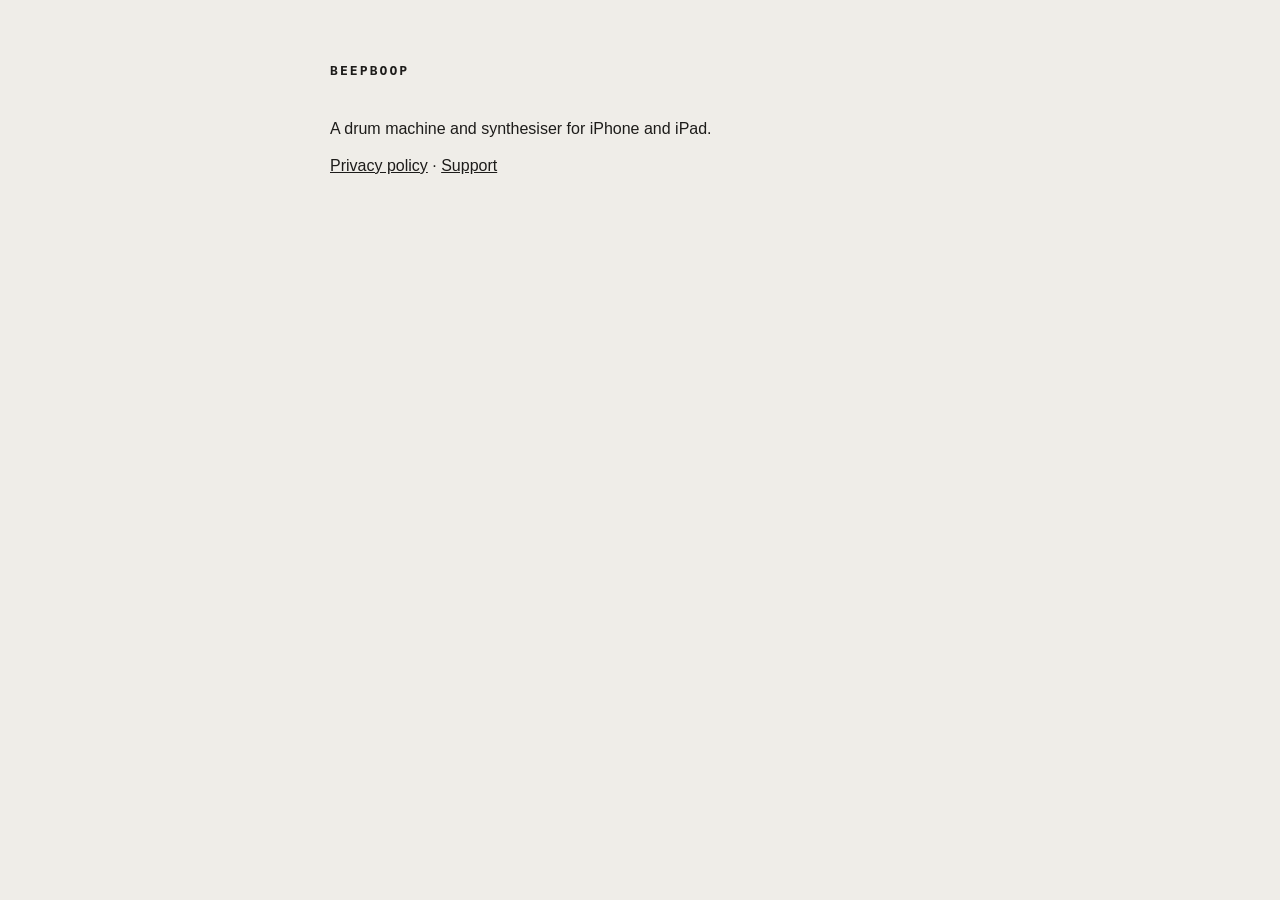
<file: index.html>
<!doctype html><html lang="en"><head><meta charset="utf-8"><meta name="viewport" content="width=device-width,initial-scale=1"><title>BeepBoop</title><link rel="stylesheet" href="style.css"></head><body><main>
<h1>BeepBoop</h1>
<p>A drum machine and synthesiser for iPhone and iPad.</p>
<p><a href="privacy.html">Privacy policy</a> · <a href="support.html">Support</a></p>
</main></body></html>
</file>
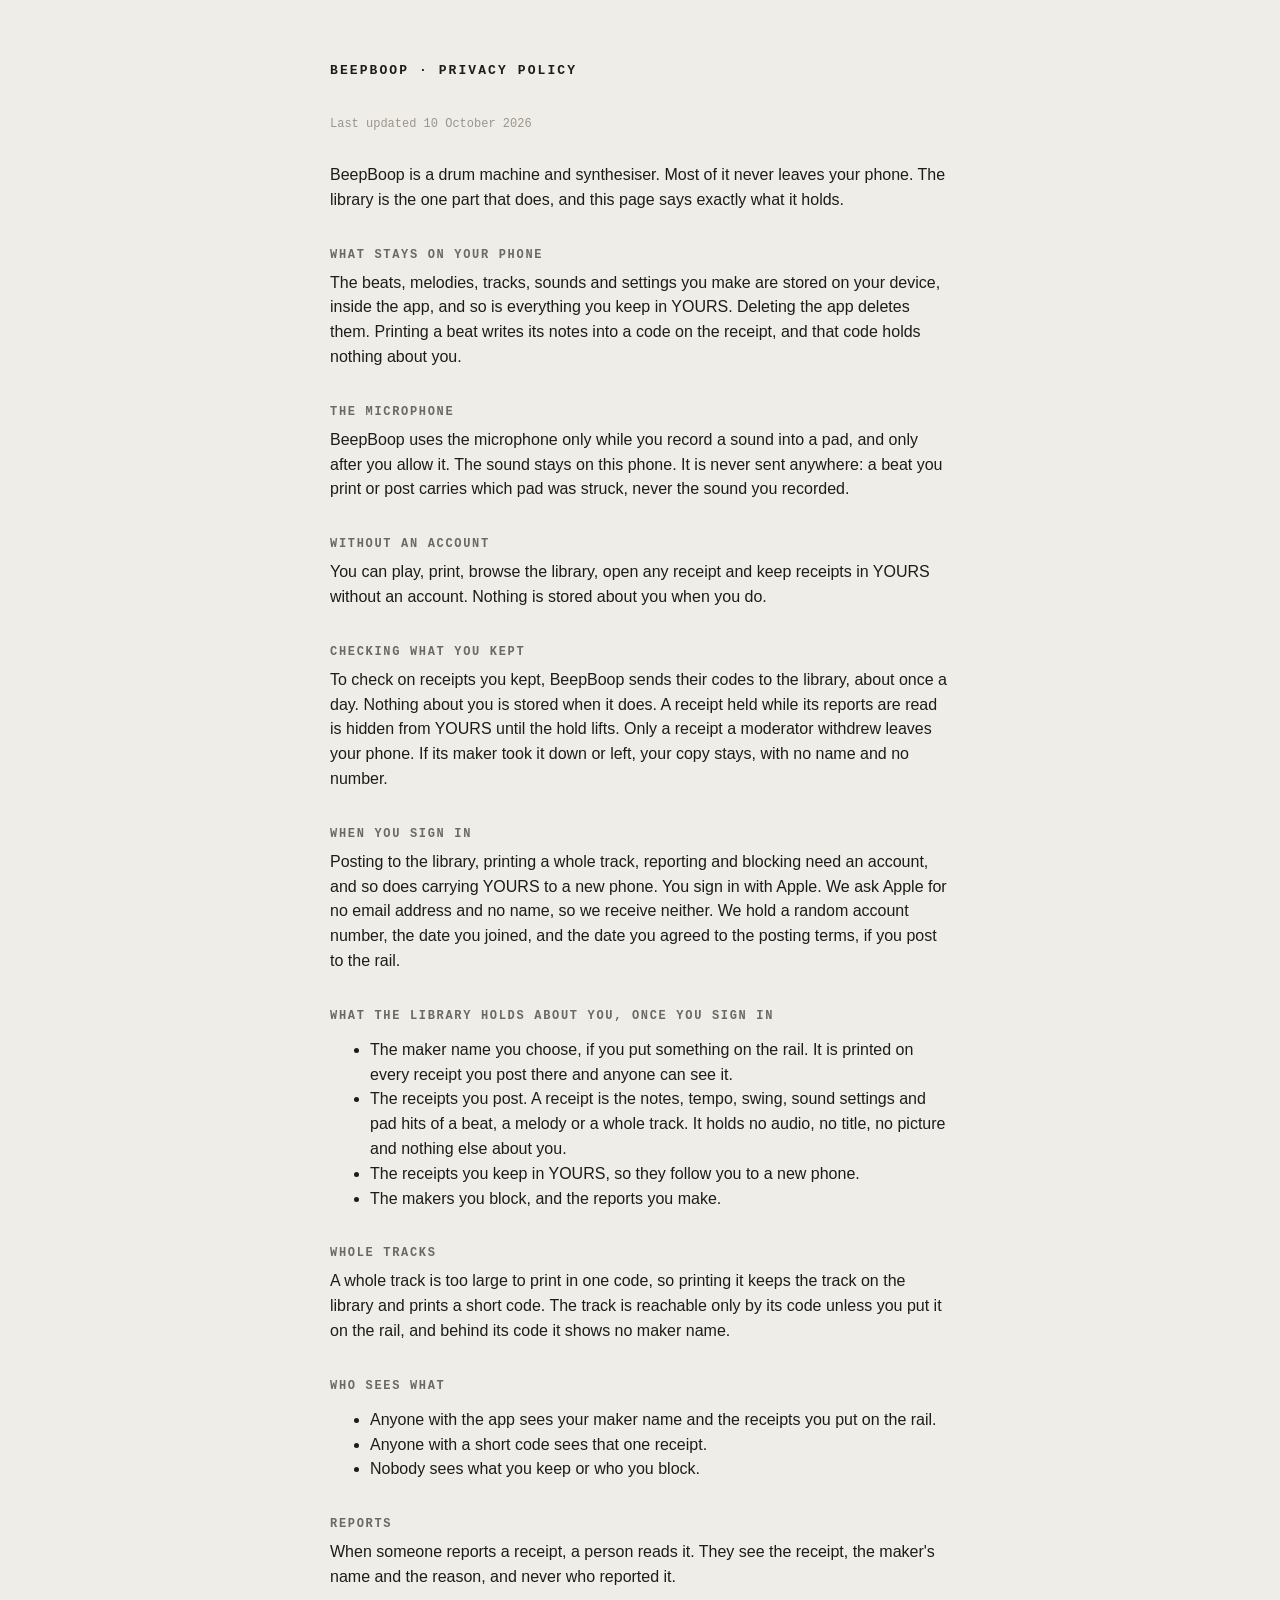
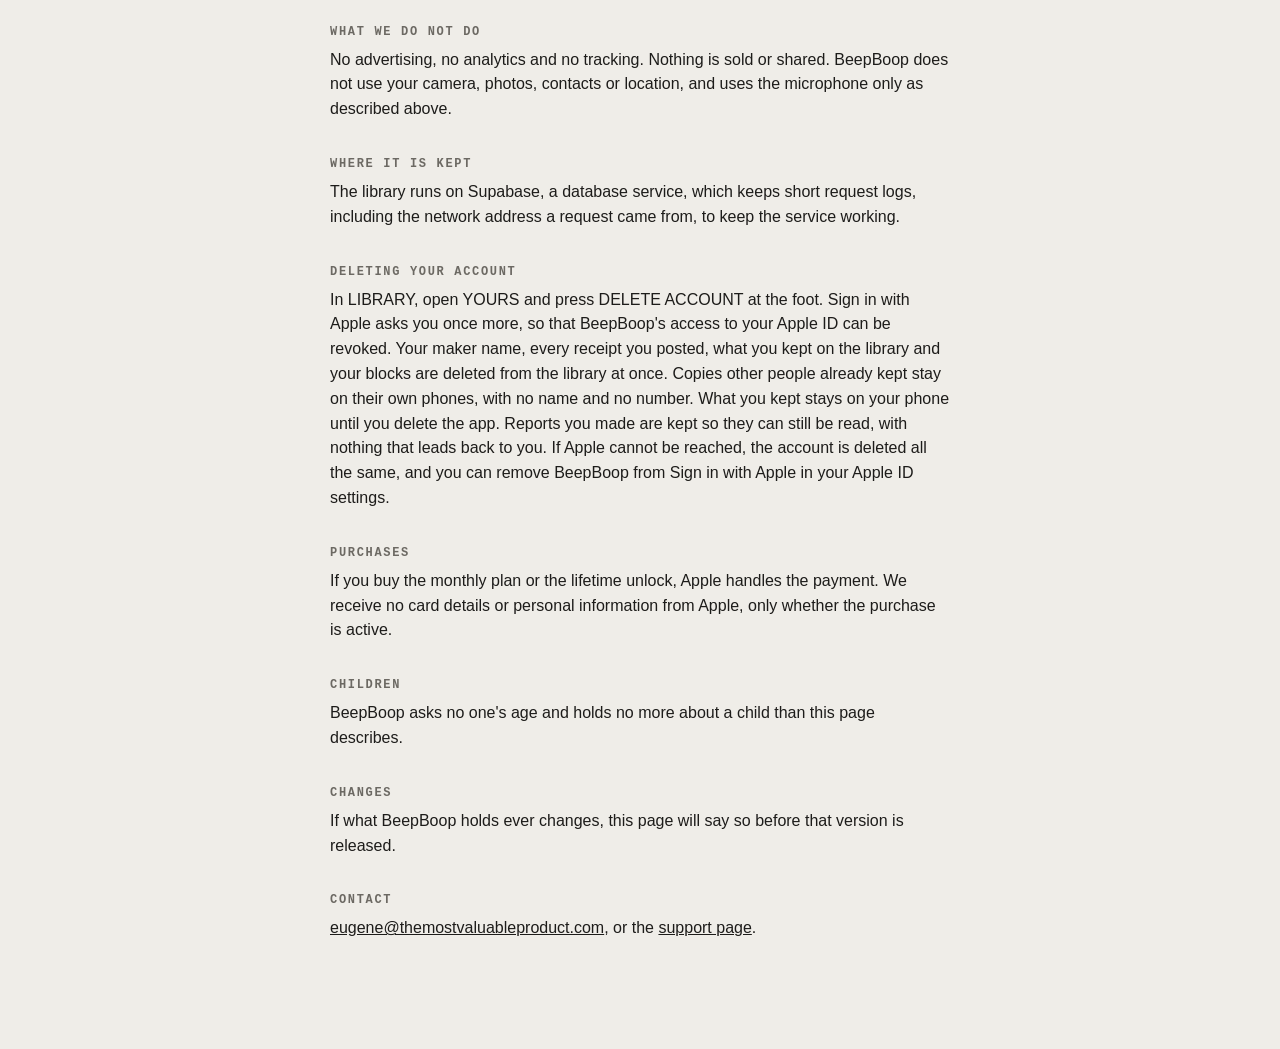
<file: privacy.html>
<!doctype html><html lang="en"><head><meta charset="utf-8"><meta name="viewport" content="width=device-width,initial-scale=1"><title>BeepBoop privacy policy</title><link rel="stylesheet" href="style.css"></head><body><main>
<h1>BeepBoop · Privacy policy</h1>
<p class="meta">Last updated 10 October 2026</p>
<p>BeepBoop is a drum machine and synthesiser. Most of it never leaves your phone. The library is the one part that does, and this page says exactly what it holds.</p>
<h2>What stays on your phone</h2>
<p>The beats, melodies, tracks, sounds and settings you make are stored on your device, inside the app, and so is everything you keep in YOURS. Deleting the app deletes them. Printing a beat writes its notes into a code on the receipt, and that code holds nothing about you.</p>
<h2>The microphone</h2>
<p>BeepBoop uses the microphone only while you record a sound into a pad, and only after you allow it. The sound stays on this phone. It is never sent anywhere: a beat you print or post carries which pad was struck, never the sound you recorded.</p>
<h2>Without an account</h2>
<p>You can play, print, browse the library, open any receipt and keep receipts in YOURS without an account. Nothing is stored about you when you do.</p>
<h2>Checking what you kept</h2>
<p>To check on receipts you kept, BeepBoop sends their codes to the library, about once a day. Nothing about you is stored when it does. A receipt held while its reports are read is hidden from YOURS until the hold lifts. Only a receipt a moderator withdrew leaves your phone. If its maker took it down or left, your copy stays, with no name and no number.</p>
<h2>When you sign in</h2>
<p>Posting to the library, printing a whole track, reporting and blocking need an account, and so does carrying YOURS to a new phone. You sign in with Apple. We ask Apple for no email address and no name, so we receive neither. We hold a random account number, the date you joined, and the date you agreed to the posting terms, if you post to the rail.</p>
<h2>What the library holds about you, once you sign in</h2>
<ul>
<li>The maker name you choose, if you put something on the rail. It is printed on every receipt you post there and anyone can see it.</li>
<li>The receipts you post. A receipt is the notes, tempo, swing, sound settings and pad hits of a beat, a melody or a whole track. It holds no audio, no title, no picture and nothing else about you.</li>
<li>The receipts you keep in YOURS, so they follow you to a new phone.</li>
<li>The makers you block, and the reports you make.</li>
</ul>
<h2>Whole tracks</h2>
<p>A whole track is too large to print in one code, so printing it keeps the track on the library and prints a short code. The track is reachable only by its code unless you put it on the rail, and behind its code it shows no maker name.</p>
<h2>Who sees what</h2>
<ul>
<li>Anyone with the app sees your maker name and the receipts you put on the rail.</li>
<li>Anyone with a short code sees that one receipt.</li>
<li>Nobody sees what you keep or who you block.</li>
</ul>
<h2>Reports</h2>
<p>When someone reports a receipt, a person reads it. They see the receipt, the maker's name and the reason, and never who reported it.</p>
<h2>What we do not do</h2>
<p>No advertising, no analytics and no tracking. Nothing is sold or shared. BeepBoop does not use your camera, photos, contacts or location, and uses the microphone only as described above.</p>
<h2>Where it is kept</h2>
<p>The library runs on Supabase, a database service, which keeps short request logs, including the network address a request came from, to keep the service working.</p>
<h2>Deleting your account</h2>
<p>In LIBRARY, open YOURS and press DELETE ACCOUNT at the foot. Sign in with Apple asks you once more, so that BeepBoop's access to your Apple ID can be revoked. Your maker name, every receipt you posted, what you kept on the library and your blocks are deleted from the library at once. Copies other people already kept stay on their own phones, with no name and no number. What you kept stays on your phone until you delete the app. Reports you made are kept so they can still be read, with nothing that leads back to you. If Apple cannot be reached, the account is deleted all the same, and you can remove BeepBoop from Sign in with Apple in your Apple ID settings.</p>
<h2>Purchases</h2>
<p>If you buy the monthly plan or the lifetime unlock, Apple handles the payment. We receive no card details or personal information from Apple, only whether the purchase is active.</p>
<h2>Children</h2>
<p>BeepBoop asks no one's age and holds no more about a child than this page describes.</p>
<h2>Changes</h2>
<p>If what BeepBoop holds ever changes, this page will say so before that version is released.</p>
<h2>Contact</h2>
<p><a href="mailto:eugene@themostvaluableproduct.com">eugene@themostvaluableproduct.com</a>, or the <a href="support.html">support page</a>.</p>
</main></body></html>
</file>
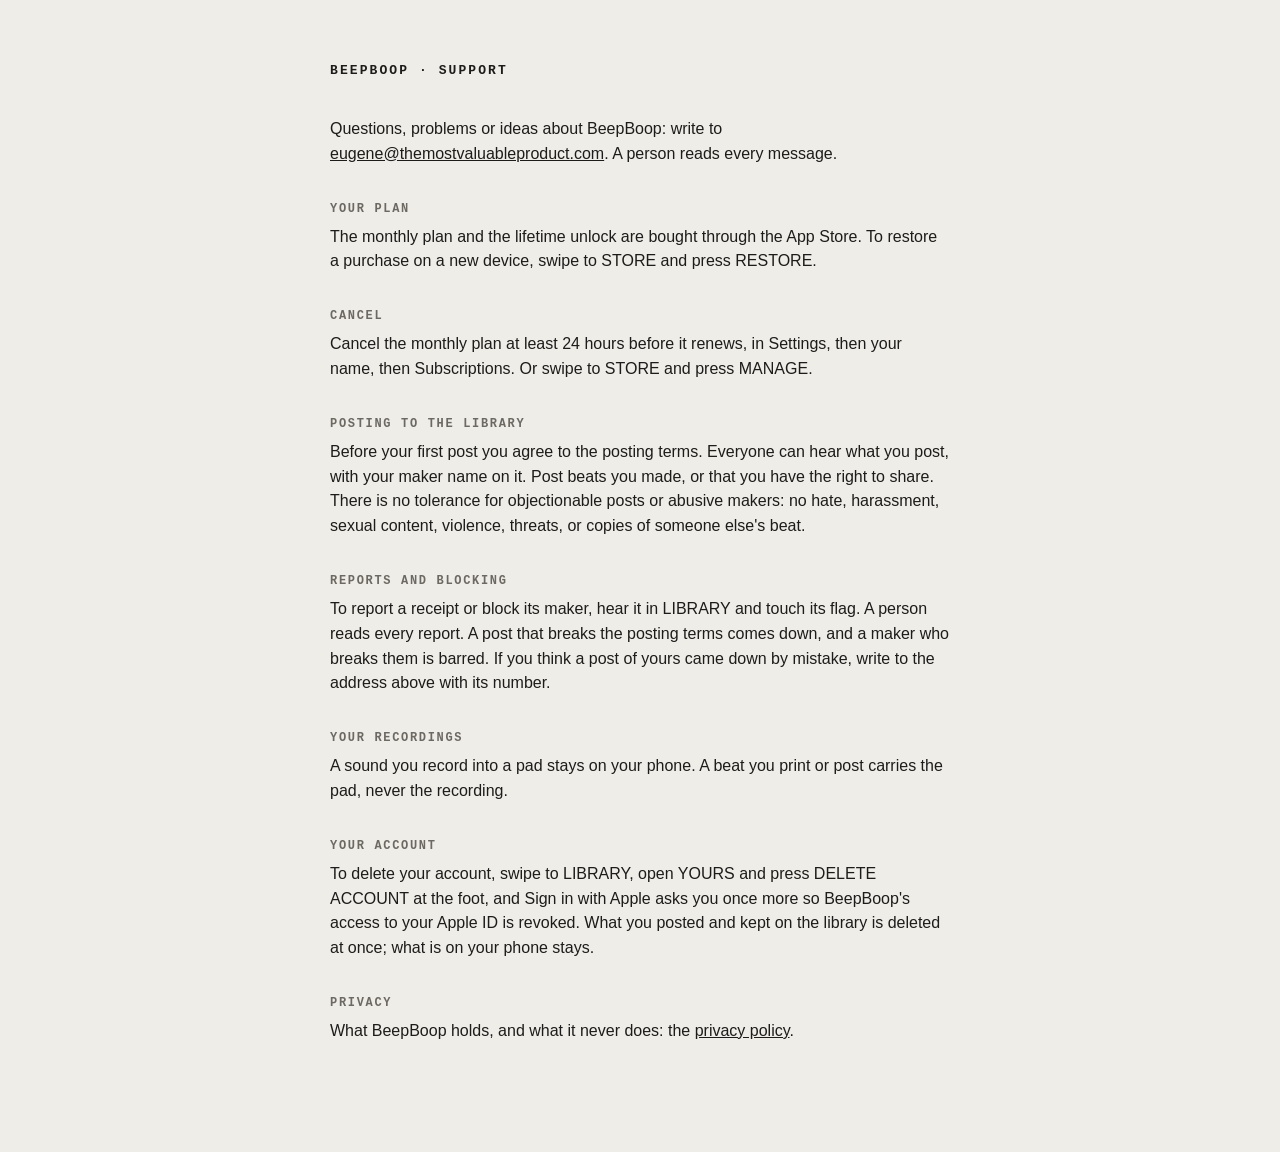
<file: support.html>
<!doctype html><html lang="en"><head><meta charset="utf-8"><meta name="viewport" content="width=device-width,initial-scale=1"><title>BeepBoop support</title><link rel="stylesheet" href="style.css"></head><body><main>
<h1>BeepBoop · Support</h1>
<p>Questions, problems or ideas about BeepBoop: write to <a href="mailto:eugene@themostvaluableproduct.com">eugene@themostvaluableproduct.com</a>. A person reads every message.</p>
<h2>Your plan</h2>
<p>The monthly plan and the lifetime unlock are bought through the App Store. To restore a purchase on a new device, swipe to STORE and press RESTORE.</p>
<h2>Cancel</h2>
<p>Cancel the monthly plan at least 24 hours before it renews, in Settings, then your name, then Subscriptions. Or swipe to STORE and press MANAGE.</p>
<h2>Posting to the library</h2>
<p>Before your first post you agree to the posting terms. Everyone can hear what you post, with your maker name on it. Post beats you made, or that you have the right to share. There is no tolerance for objectionable posts or abusive makers: no hate, harassment, sexual content, violence, threats, or copies of someone else's beat.</p>
<h2>Reports and blocking</h2>
<p>To report a receipt or block its maker, hear it in LIBRARY and touch its flag. A person reads every report. A post that breaks the posting terms comes down, and a maker who breaks them is barred. If you think a post of yours came down by mistake, write to the address above with its number.</p>
<h2>Your recordings</h2>
<p>A sound you record into a pad stays on your phone. A beat you print or post carries the pad, never the recording.</p>
<h2>Your account</h2>
<p>To delete your account, swipe to LIBRARY, open YOURS and press DELETE ACCOUNT at the foot, and Sign in with Apple asks you once more so BeepBoop's access to your Apple ID is revoked. What you posted and kept on the library is deleted at once; what is on your phone stays.</p>
<h2>Privacy</h2>
<p>What BeepBoop holds, and what it never does: the <a href="privacy.html">privacy policy</a>.</p>
</main></body></html>
</file>
<file: style.css>
body{margin:0;background:#efede8;color:#1d1c1a;font:16px/1.55 -apple-system,"SF Pro Text",Helvetica,Arial,sans-serif}
main{max-width:620px;margin:0 auto;padding:64px 24px 96px}
h1{font:600 13px/1 "SF Mono",Menlo,monospace;letter-spacing:.16em;text-transform:uppercase;margin:0 0 40px}
h2{font:600 12px/1 "SF Mono",Menlo,monospace;letter-spacing:.14em;text-transform:uppercase;margin:36px 0 10px;color:#6c6963}
p{margin:0 0 12px}.meta{font:12px "SF Mono",Menlo,monospace;color:#9a958c;margin-bottom:32px}
a{color:#1d1c1a}
</file>
